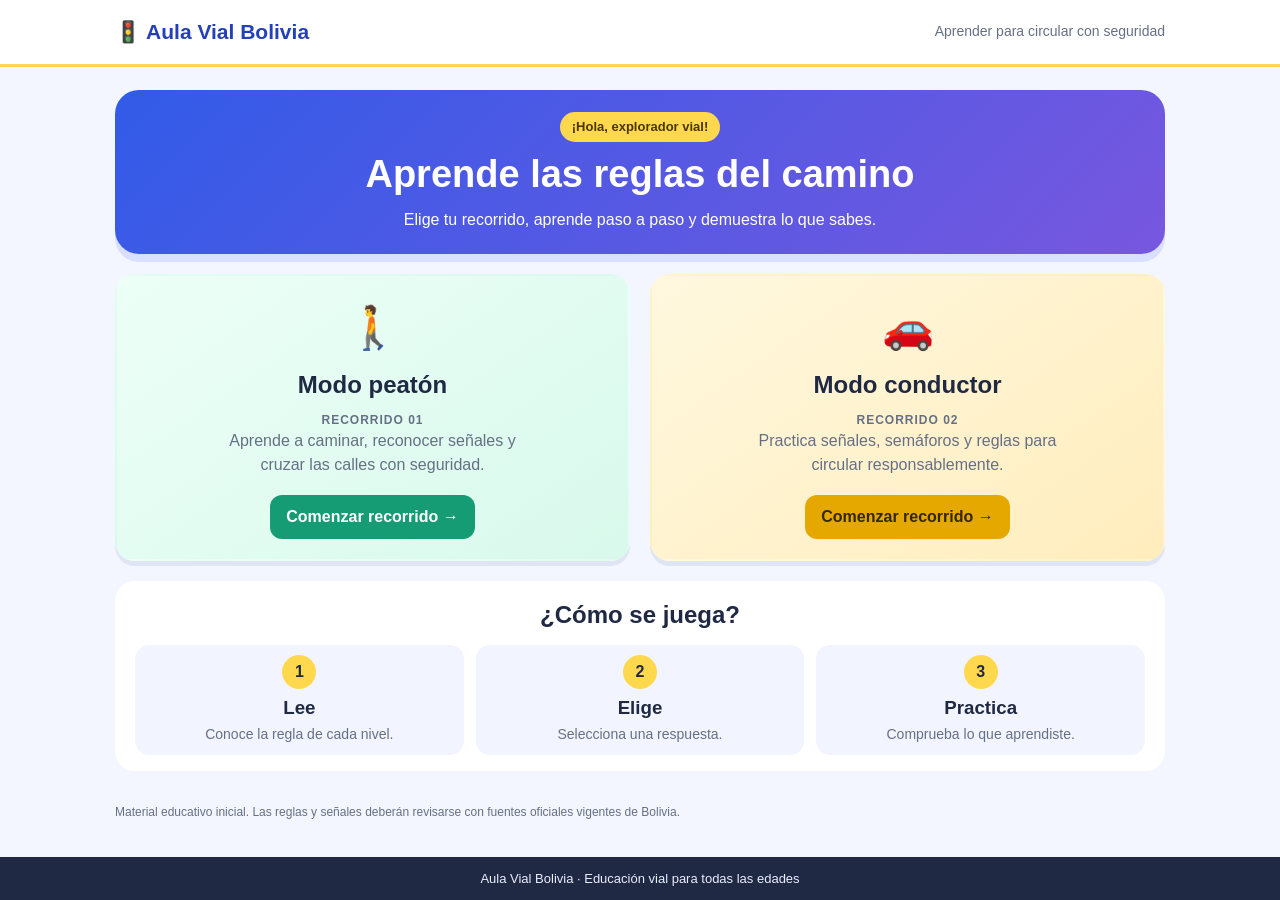
<file: index.html>
<!DOCTYPE html>
<html lang="es">
<head>
    <meta charset="UTF-8">
    <meta name="viewport" content="width=device-width, initial-scale=1.0">
    <title>Aula Vial Bolivia | Inicio</title>
    <link rel="stylesheet" href="css/base.css">
    <link rel="stylesheet" href="css/inicio.css">
</head>
<body class="pagina-inicio">
    <header class="encabezado">
        <div class="marca">🚦 Aula Vial Bolivia</div>
        <span class="etiqueta">Aprender para circular con seguridad</span>
    </header>

    <main class="contenedor inicio">
        <section class="presentacion">
            <span class="sello">¡Hola, explorador vial!</span>
            <h1>Aprende las reglas del camino</h1>
            <p>Elige tu recorrido, aprende paso a paso y demuestra lo que sabes.</p>
        </section>

        <section class="opciones-recorrido" aria-label="Categorias de aprendizaje">
            <a class="tarjeta-recorrido tarjeta-peaton" href="peaton.html">
                <span class="icono-recorrido" aria-hidden="true">🚶</span>
                <h2>Modo peatón</h2>
                <span class="numero-recorrido">RECORRIDO 01</span>
                <p>Aprende a caminar, reconocer señales y cruzar las calles con seguridad.</p>
                <span class="boton">Comenzar recorrido →</span>
            </a>

            <a class="tarjeta-recorrido tarjeta-conductor" href="conductor.html">
                <span class="icono-recorrido" aria-hidden="true">🚗</span>
                <h2>Modo conductor</h2>
                <span class="numero-recorrido">RECORRIDO 02</span>
                <p>Practica señales, semáforos y reglas para circular responsablemente.</p>
                <span class="boton">Comenzar recorrido →</span>
            </a>
        </section>

        <section class="como-funciona">
            <h2>¿Cómo se juega?</h2>
            <div class="pasos-inicio">
                <article><span>1</span><h3>Lee</h3><p>Conoce la regla de cada nivel.</p></article>
                <article><span>2</span><h3>Elige</h3><p>Selecciona una respuesta.</p></article>
                <article><span>3</span><h3>Practica</h3><p>Comprueba lo que aprendiste.</p></article>
            </div>
        </section>

        <p class="nota">Material educativo inicial. Las reglas y señales deberán revisarse con fuentes oficiales vigentes de Bolivia.</p>
    </main>

    <footer class="pie-pagina">Aula Vial Bolivia · Educación vial para todas las edades</footer>
</body>
</html>
</file>
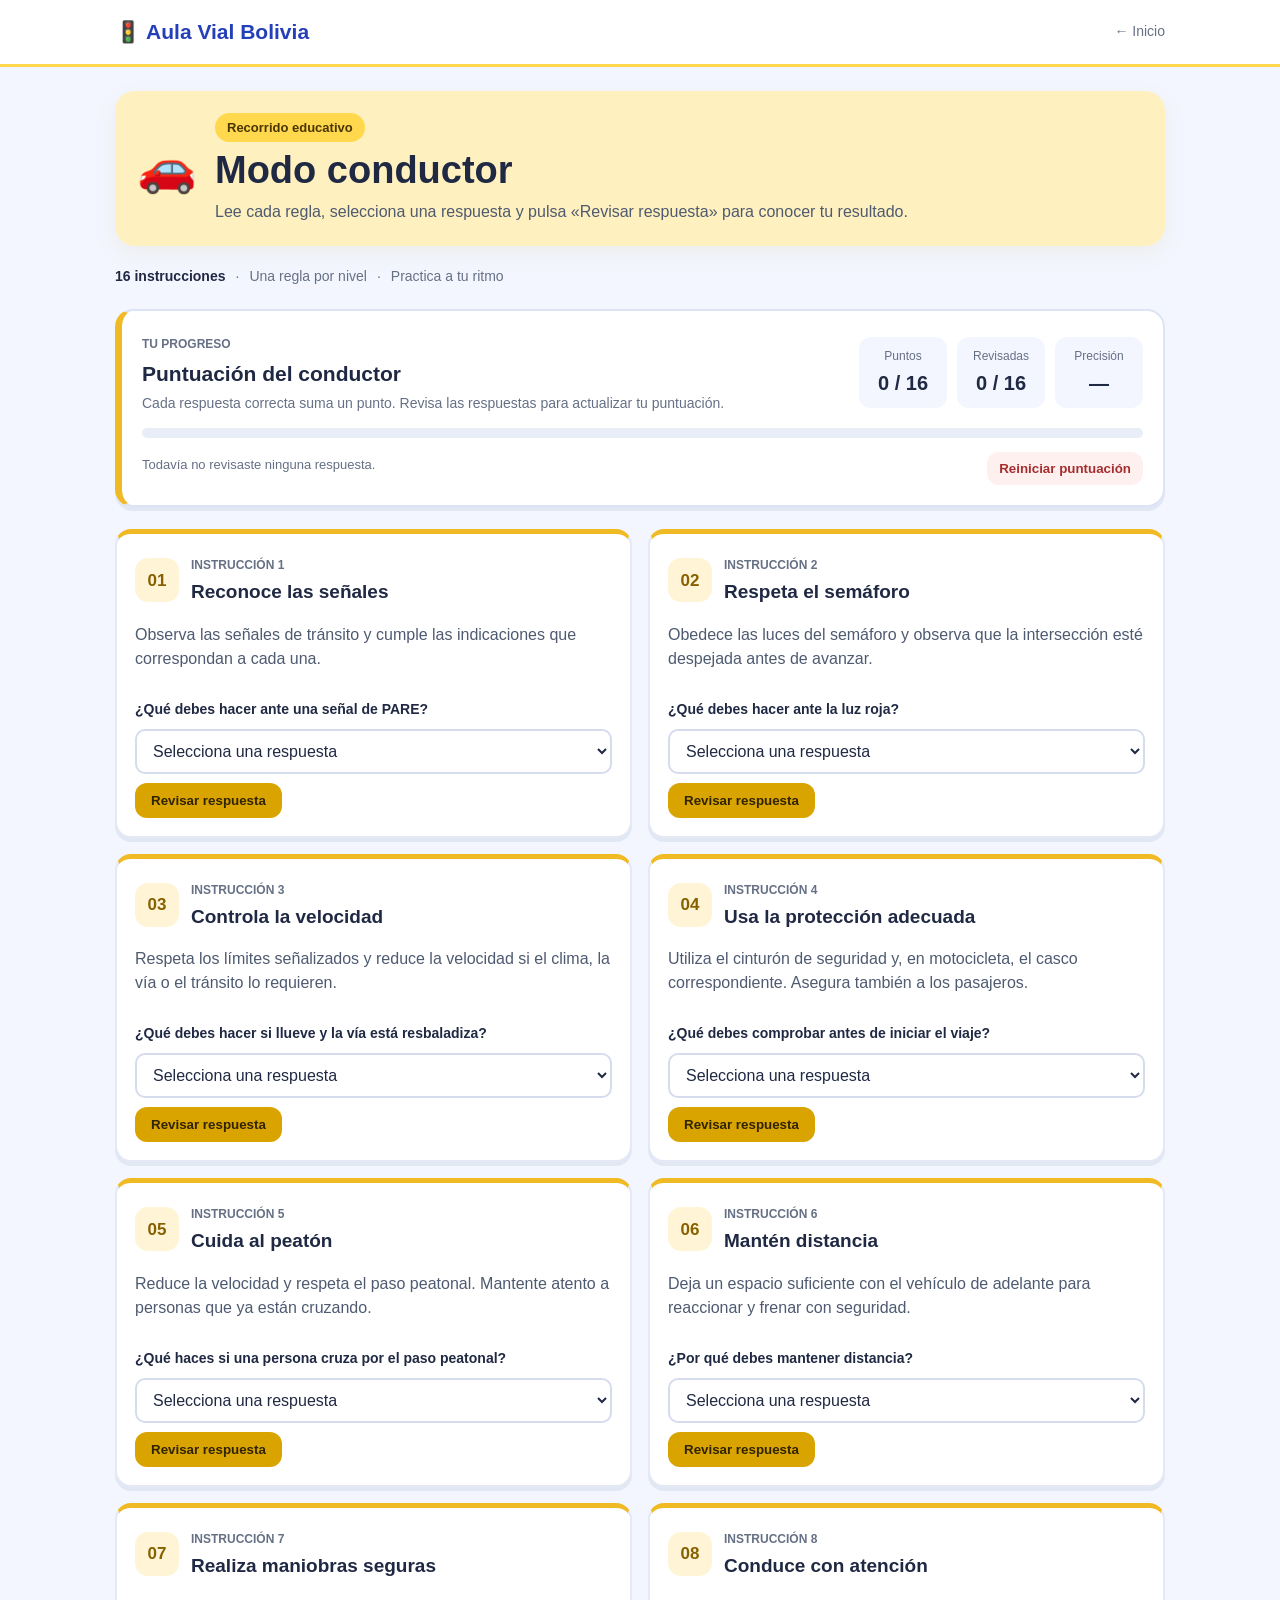
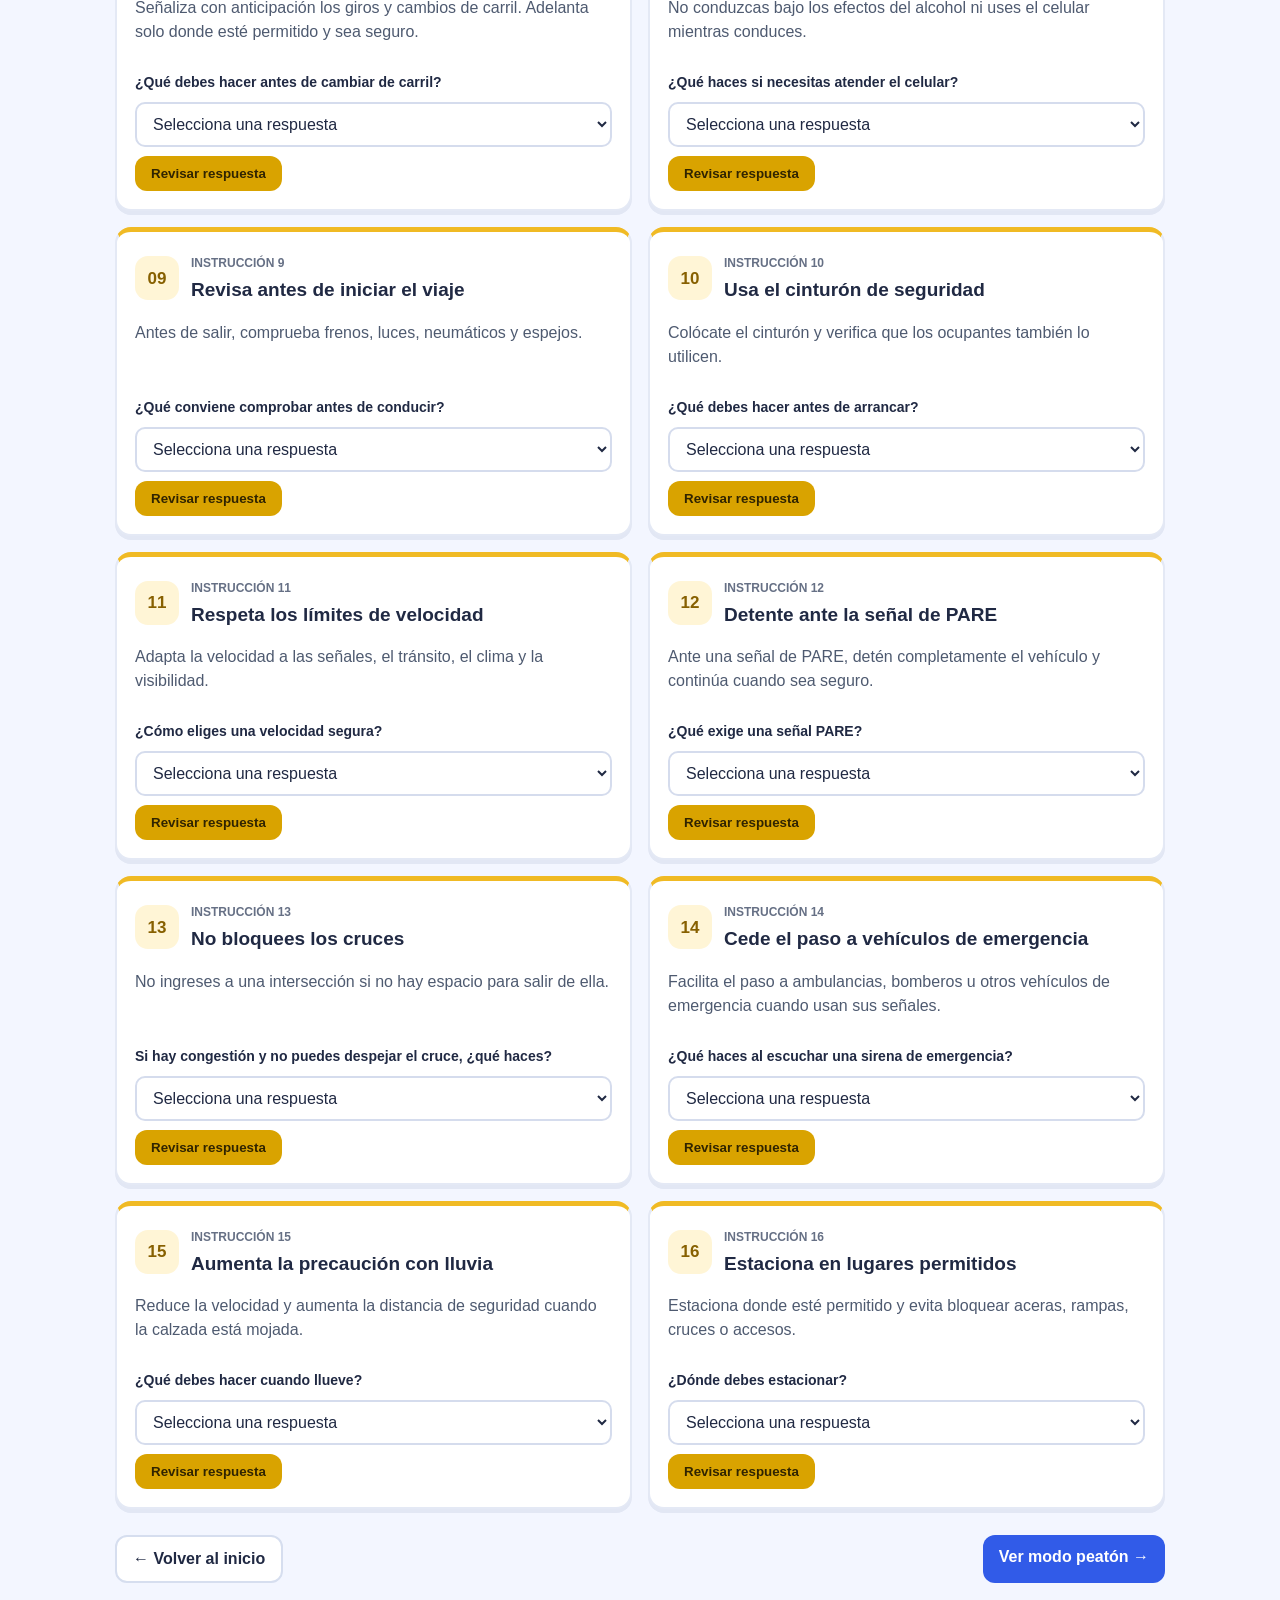
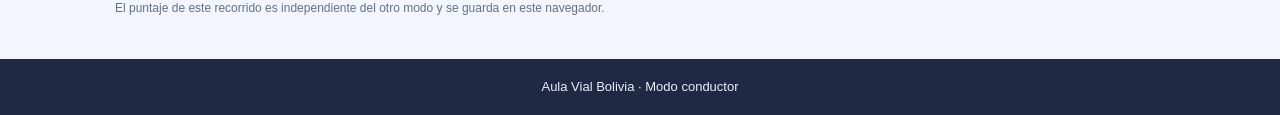
<file: conductor.html>
<!DOCTYPE html>
<html lang="es">
<head>
    <meta charset="UTF-8">
    <meta name="viewport" content="width=device-width, initial-scale=1.0">
    <title>Aula Vial Bolivia | Modo conductor</title>
    <link rel="stylesheet" href="css/base.css">
    <link rel="stylesheet" href="css/conductor.css">
    <script src="js/conductor.js" defer></script>
</head>
<body data-modo="conductor">
    <header class="encabezado">
        <a class="marca enlace-marca" href="index.html">🚦 Aula Vial Bolivia</a>
        <a class="enlace-inicio" href="index.html">← Inicio</a>
    </header>

    <main class="contenedor pagina-recorrido">
        <section class="cabecera-recorrido cabecera-conductor">
            <span class="icono-grande" aria-hidden="true">🚗</span>
            <div>
                <span class="sello">Recorrido educativo</span>
                <h1>Modo conductor</h1>
                <p>Lee cada regla, selecciona una respuesta y pulsa «Revisar respuesta» para conocer tu resultado.</p>
            </div>
        </section>

        <div class="resumen-recorrido">
            <strong>16 instrucciones</strong><span>·</span><span>Una regla por nivel</span><span>·</span><span>Practica a tu ritmo</span>
        </div>

        <section class="panel-puntuacion puntuacion-conductor" aria-label="Puntuación del modo conductor">
            <div class="texto-puntuacion">
                <span class="tipo-nivel">Tu progreso</span>
                <h2>Puntuación del conductor</h2>
                <p>Cada respuesta correcta suma un punto. Revisa las respuestas para actualizar tu puntuación.</p>
            </div>
            <div class="estadisticas-puntuacion">
                <div><span>Puntos</span><strong id="puntajeTotal">0 / 16</strong></div>
                <div><span>Revisadas</span><strong id="respuestasRevisadas">0 / 16</strong></div>
                <div><span>Precisión</span><strong id="precisionRespuestas">—</strong></div>
            </div>
            <div class="progreso-puntuacion" aria-label="Progreso de revisión"><span id="barraProgreso"></span></div>
            <p id="textoProgreso" class="texto-progreso">Todavía no revisaste ninguna respuesta.</p>
            <button id="reiniciarPuntuacion" class="boton boton-reiniciar" type="button">Reiniciar puntuación</button>
        </section>

        <section class="lista-niveles" aria-label="Niveles para conductores">
            <article class="nivel nivel-conductor" data-correcta="2">
                <div class="nivel-cabecera">
                    <span class="numero-nivel">01</span>
                    <div><span class="tipo-nivel">Instrucción 1</span><h2>Reconoce las señales</h2></div>
                </div>
                <p class="regla">Observa las señales de tránsito y cumple las indicaciones que correspondan a cada una.</p>
                <div class="respuesta-nivel">
                    <label for="conductor1">¿Qué debes hacer ante una señal de PARE?</label>
                    <select id="conductor1" name="conductor1">
                    <option value="">Selecciona una respuesta</option>
                    <option value="1">Reducir un poco y seguir sin observar</option>
                    <option value="2">Detener completamente el vehículo y continuar cuando sea seguro</option>
                    <option value="3">Tocar la bocina y continuar</option>
                    </select>
                    <button class="boton boton-revisar" type="button">Revisar respuesta</button>
                    <p class="resultado" aria-live="polite"></p>
                </div>
            </article>

            <article class="nivel nivel-conductor" data-correcta="3">
                <div class="nivel-cabecera">
                    <span class="numero-nivel">02</span>
                    <div><span class="tipo-nivel">Instrucción 2</span><h2>Respeta el semáforo</h2></div>
                </div>
                <p class="regla">Obedece las luces del semáforo y observa que la intersección esté despejada antes de avanzar.</p>
                <div class="respuesta-nivel">
                    <label for="conductor2">¿Qué debes hacer ante la luz roja?</label>
                    <select id="conductor2" name="conductor2">
                    <option value="">Selecciona una respuesta</option>
                    <option value="1">Acelerar para pasar rápido</option>
                    <option value="2">Avanzar si no ves otros vehículos</option>
                    <option value="3">Detenerte antes de la línea de parada</option>
                    </select>
                    <button class="boton boton-revisar" type="button">Revisar respuesta</button>
                    <p class="resultado" aria-live="polite"></p>
                </div>
            </article>

            <article class="nivel nivel-conductor" data-correcta="2">
                <div class="nivel-cabecera">
                    <span class="numero-nivel">03</span>
                    <div><span class="tipo-nivel">Instrucción 3</span><h2>Controla la velocidad</h2></div>
                </div>
                <p class="regla">Respeta los límites señalizados y reduce la velocidad si el clima, la vía o el tránsito lo requieren.</p>
                <div class="respuesta-nivel">
                    <label for="conductor3">¿Qué debes hacer si llueve y la vía está resbaladiza?</label>
                    <select id="conductor3" name="conductor3">
                    <option value="">Selecciona una respuesta</option>
                    <option value="1">Mantener velocidad alta</option>
                    <option value="2">Reducir la velocidad y aumentar la precaución</option>
                    <option value="3">Frenar bruscamente sin necesidad</option>
                    </select>
                    <button class="boton boton-revisar" type="button">Revisar respuesta</button>
                    <p class="resultado" aria-live="polite"></p>
                </div>
            </article>

            <article class="nivel nivel-conductor" data-correcta="1">
                <div class="nivel-cabecera">
                    <span class="numero-nivel">04</span>
                    <div><span class="tipo-nivel">Instrucción 4</span><h2>Usa la protección adecuada</h2></div>
                </div>
                <p class="regla">Utiliza el cinturón de seguridad y, en motocicleta, el casco correspondiente. Asegura también a los pasajeros.</p>
                <div class="respuesta-nivel">
                    <label for="conductor4">¿Qué debes comprobar antes de iniciar el viaje?</label>
                    <select id="conductor4" name="conductor4">
                    <option value="">Selecciona una respuesta</option>
                    <option value="1">Que los ocupantes usen la protección correspondiente</option>
                    <option value="2">Solamente que la radio funcione</option>
                    <option value="3">Que todos puedan viajar sin cinturón</option>
                    </select>
                    <button class="boton boton-revisar" type="button">Revisar respuesta</button>
                    <p class="resultado" aria-live="polite"></p>
                </div>
            </article>

            <article class="nivel nivel-conductor" data-correcta="2">
                <div class="nivel-cabecera">
                    <span class="numero-nivel">05</span>
                    <div><span class="tipo-nivel">Instrucción 5</span><h2>Cuida al peatón</h2></div>
                </div>
                <p class="regla">Reduce la velocidad y respeta el paso peatonal. Mantente atento a personas que ya están cruzando.</p>
                <div class="respuesta-nivel">
                    <label for="conductor5">¿Qué haces si una persona cruza por el paso peatonal?</label>
                    <select id="conductor5" name="conductor5">
                    <option value="">Selecciona una respuesta</option>
                    <option value="1">Acelerar para pasar primero</option>
                    <option value="2">Reducir o detenerte para permitir el cruce seguro</option>
                    <option value="3">Tocar la bocina para que corra</option>
                    </select>
                    <button class="boton boton-revisar" type="button">Revisar respuesta</button>
                    <p class="resultado" aria-live="polite"></p>
                </div>
            </article>

            <article class="nivel nivel-conductor" data-correcta="3">
                <div class="nivel-cabecera">
                    <span class="numero-nivel">06</span>
                    <div><span class="tipo-nivel">Instrucción 6</span><h2>Mantén distancia</h2></div>
                </div>
                <p class="regla">Deja un espacio suficiente con el vehículo de adelante para reaccionar y frenar con seguridad.</p>
                <div class="respuesta-nivel">
                    <label for="conductor6">¿Por qué debes mantener distancia?</label>
                    <select id="conductor6" name="conductor6">
                    <option value="">Selecciona una respuesta</option>
                    <option value="1">Para impedir que otros vehículos pasen</option>
                    <option value="2">Porque así puedes mirar el celular</option>
                    <option value="3">Para tener tiempo de reaccionar y frenar</option>
                    </select>
                    <button class="boton boton-revisar" type="button">Revisar respuesta</button>
                    <p class="resultado" aria-live="polite"></p>
                </div>
            </article>

            <article class="nivel nivel-conductor" data-correcta="1">
                <div class="nivel-cabecera">
                    <span class="numero-nivel">07</span>
                    <div><span class="tipo-nivel">Instrucción 7</span><h2>Realiza maniobras seguras</h2></div>
                </div>
                <p class="regla">Señaliza con anticipación los giros y cambios de carril. Adelanta solo donde esté permitido y sea seguro.</p>
                <div class="respuesta-nivel">
                    <label for="conductor7">¿Qué debes hacer antes de cambiar de carril?</label>
                    <select id="conductor7" name="conductor7">
                    <option value="">Selecciona una respuesta</option>
                    <option value="1">Observar, señalizar y comprobar que sea seguro</option>
                    <option value="2">Girar de inmediato sin avisar</option>
                    <option value="3">Confiar en que los otros vehículos frenarán</option>
                    </select>
                    <button class="boton boton-revisar" type="button">Revisar respuesta</button>
                    <p class="resultado" aria-live="polite"></p>
                </div>
            </article>

            <article class="nivel nivel-conductor" data-correcta="2">
                <div class="nivel-cabecera">
                    <span class="numero-nivel">08</span>
                    <div><span class="tipo-nivel">Instrucción 8</span><h2>Conduce con atención</h2></div>
                </div>
                <p class="regla">No conduzcas bajo los efectos del alcohol ni uses el celular mientras conduces.</p>
                <div class="respuesta-nivel">
                    <label for="conductor8">¿Qué haces si necesitas atender el celular?</label>
                    <select id="conductor8" name="conductor8">
                    <option value="">Selecciona una respuesta</option>
                    <option value="1">Leer el mensaje mientras avanzas</option>
                    <option value="2">Detenerte en un lugar seguro antes de usarlo</option>
                    <option value="3">Sostener el celular mientras giras</option>
                    </select>
                    <button class="boton boton-revisar" type="button">Revisar respuesta</button>
                    <p class="resultado" aria-live="polite"></p>
                </div>
            </article>

            <article class="nivel nivel-conductor" data-correcta="3">
                <div class="nivel-cabecera">
                    <span class="numero-nivel">09</span>
                    <div><span class="tipo-nivel">Instrucción 9</span><h2>Revisa antes de iniciar el viaje</h2></div>
                </div>
                <p class="regla">Antes de salir, comprueba frenos, luces, neumáticos y espejos.</p>
                <div class="respuesta-nivel">
                    <label for="conductor9">¿Qué conviene comprobar antes de conducir?</label>
                    <select id="conductor9" name="conductor9">
                        <option value="">Selecciona una respuesta</option>
                        <option value="1">Solo la música</option>
                        <option value="2">Únicamente el color del vehículo</option>
                        <option value="3">Frenos, luces, neumáticos y espejos</option>
                    </select>
                    <button class="boton boton-revisar" type="button">Revisar respuesta</button>
                    <p class="resultado" aria-live="polite"></p>
                </div>
            </article>

            <article class="nivel nivel-conductor" data-correcta="1">
                <div class="nivel-cabecera">
                    <span class="numero-nivel">10</span>
                    <div><span class="tipo-nivel">Instrucción 10</span><h2>Usa el cinturón de seguridad</h2></div>
                </div>
                <p class="regla">Colócate el cinturón y verifica que los ocupantes también lo utilicen.</p>
                <div class="respuesta-nivel">
                    <label for="conductor10">¿Qué debes hacer antes de arrancar?</label>
                    <select id="conductor10" name="conductor10">
                        <option value="">Selecciona una respuesta</option>
                        <option value="1">Colocarte el cinturón y comprobar que los ocupantes lo usen</option>
                        <option value="2">Arrancar y abrocharlo después</option>
                        <option value="3">Usarlo solo en carretera</option>
                    </select>
                    <button class="boton boton-revisar" type="button">Revisar respuesta</button>
                    <p class="resultado" aria-live="polite"></p>
                </div>
            </article>

            <article class="nivel nivel-conductor" data-correcta="2">
                <div class="nivel-cabecera">
                    <span class="numero-nivel">11</span>
                    <div><span class="tipo-nivel">Instrucción 11</span><h2>Respeta los límites de velocidad</h2></div>
                </div>
                <p class="regla">Adapta la velocidad a las señales, el tránsito, el clima y la visibilidad.</p>
                <div class="respuesta-nivel">
                    <label for="conductor11">¿Cómo eliges una velocidad segura?</label>
                    <select id="conductor11" name="conductor11">
                        <option value="">Selecciona una respuesta</option>
                        <option value="1">Conducir siempre al máximo</option>
                        <option value="2">Respetar límites y condiciones del camino</option>
                        <option value="3">Seguir al vehículo más rápido</option>
                    </select>
                    <button class="boton boton-revisar" type="button">Revisar respuesta</button>
                    <p class="resultado" aria-live="polite"></p>
                </div>
            </article>

            <article class="nivel nivel-conductor" data-correcta="3">
                <div class="nivel-cabecera">
                    <span class="numero-nivel">12</span>
                    <div><span class="tipo-nivel">Instrucción 12</span><h2>Detente ante la señal de PARE</h2></div>
                </div>
                <p class="regla">Ante una señal de PARE, detén completamente el vehículo y continúa cuando sea seguro.</p>
                <div class="respuesta-nivel">
                    <label for="conductor12">¿Qué exige una señal PARE?</label>
                    <select id="conductor12" name="conductor12">
                        <option value="">Selecciona una respuesta</option>
                        <option value="1">Reducir un poco y seguir</option>
                        <option value="2">Tocar la bocina</option>
                        <option value="3">Detenerse completamente y comprobar que sea seguro</option>
                    </select>
                    <button class="boton boton-revisar" type="button">Revisar respuesta</button>
                    <p class="resultado" aria-live="polite"></p>
                </div>
            </article>

            <article class="nivel nivel-conductor" data-correcta="1">
                <div class="nivel-cabecera">
                    <span class="numero-nivel">13</span>
                    <div><span class="tipo-nivel">Instrucción 13</span><h2>No bloquees los cruces</h2></div>
                </div>
                <p class="regla">No ingreses a una intersección si no hay espacio para salir de ella.</p>
                <div class="respuesta-nivel">
                    <label for="conductor13">Si hay congestión y no puedes despejar el cruce, ¿qué haces?</label>
                    <select id="conductor13" name="conductor13">
                        <option value="">Selecciona una respuesta</option>
                        <option value="1">Esperas antes de entrar</option>
                        <option value="2">Entras y bloqueas el cruce</option>
                        <option value="3">Usas la bocina para avanzar</option>
                    </select>
                    <button class="boton boton-revisar" type="button">Revisar respuesta</button>
                    <p class="resultado" aria-live="polite"></p>
                </div>
            </article>

            <article class="nivel nivel-conductor" data-correcta="2">
                <div class="nivel-cabecera">
                    <span class="numero-nivel">14</span>
                    <div><span class="tipo-nivel">Instrucción 14</span><h2>Cede el paso a vehículos de emergencia</h2></div>
                </div>
                <p class="regla">Facilita el paso a ambulancias, bomberos u otros vehículos de emergencia cuando usan sus señales.</p>
                <div class="respuesta-nivel">
                    <label for="conductor14">¿Qué haces al escuchar una sirena de emergencia?</label>
                    <select id="conductor14" name="conductor14">
                        <option value="">Selecciona una respuesta</option>
                        <option value="1">Acelerar para ir delante</option>
                        <option value="2">Facilitar el paso de forma segura</option>
                        <option value="3">Seguir bloqueando su trayectoria</option>
                    </select>
                    <button class="boton boton-revisar" type="button">Revisar respuesta</button>
                    <p class="resultado" aria-live="polite"></p>
                </div>
            </article>

            <article class="nivel nivel-conductor" data-correcta="3">
                <div class="nivel-cabecera">
                    <span class="numero-nivel">15</span>
                    <div><span class="tipo-nivel">Instrucción 15</span><h2>Aumenta la precaución con lluvia</h2></div>
                </div>
                <p class="regla">Reduce la velocidad y aumenta la distancia de seguridad cuando la calzada está mojada.</p>
                <div class="respuesta-nivel">
                    <label for="conductor15">¿Qué debes hacer cuando llueve?</label>
                    <select id="conductor15" name="conductor15">
                        <option value="">Selecciona una respuesta</option>
                        <option value="1">Frenar bruscamente en cada curva</option>
                        <option value="2">Mantener la misma distancia siempre</option>
                        <option value="3">Reducir la velocidad y aumentar la distancia</option>
                    </select>
                    <button class="boton boton-revisar" type="button">Revisar respuesta</button>
                    <p class="resultado" aria-live="polite"></p>
                </div>
            </article>

            <article class="nivel nivel-conductor" data-correcta="1">
                <div class="nivel-cabecera">
                    <span class="numero-nivel">16</span>
                    <div><span class="tipo-nivel">Instrucción 16</span><h2>Estaciona en lugares permitidos</h2></div>
                </div>
                <p class="regla">Estaciona donde esté permitido y evita bloquear aceras, rampas, cruces o accesos.</p>
                <div class="respuesta-nivel">
                    <label for="conductor16">¿Dónde debes estacionar?</label>
                    <select id="conductor16" name="conductor16">
                        <option value="">Selecciona una respuesta</option>
                        <option value="1">En un lugar permitido sin bloquear el paso</option>
                        <option value="2">Sobre un cruce peatonal</option>
                        <option value="3">Delante de una rampa de acceso</option>
                    </select>
                    <button class="boton boton-revisar" type="button">Revisar respuesta</button>
                    <p class="resultado" aria-live="polite"></p>
                </div>
            </article>
        </section>

        <div class="navegacion-inferior">
            <a class="boton boton-secundario" href="index.html">← Volver al inicio</a>
            <a class="boton boton-principal" href="peaton.html">Ver modo peatón →</a>
        </div>
        <p class="nota">El puntaje de este recorrido es independiente del otro modo y se guarda en este navegador.</p>
    </main>
    <footer class="pie-pagina">Aula Vial Bolivia · Modo conductor</footer>
</body>
</html>
</file>
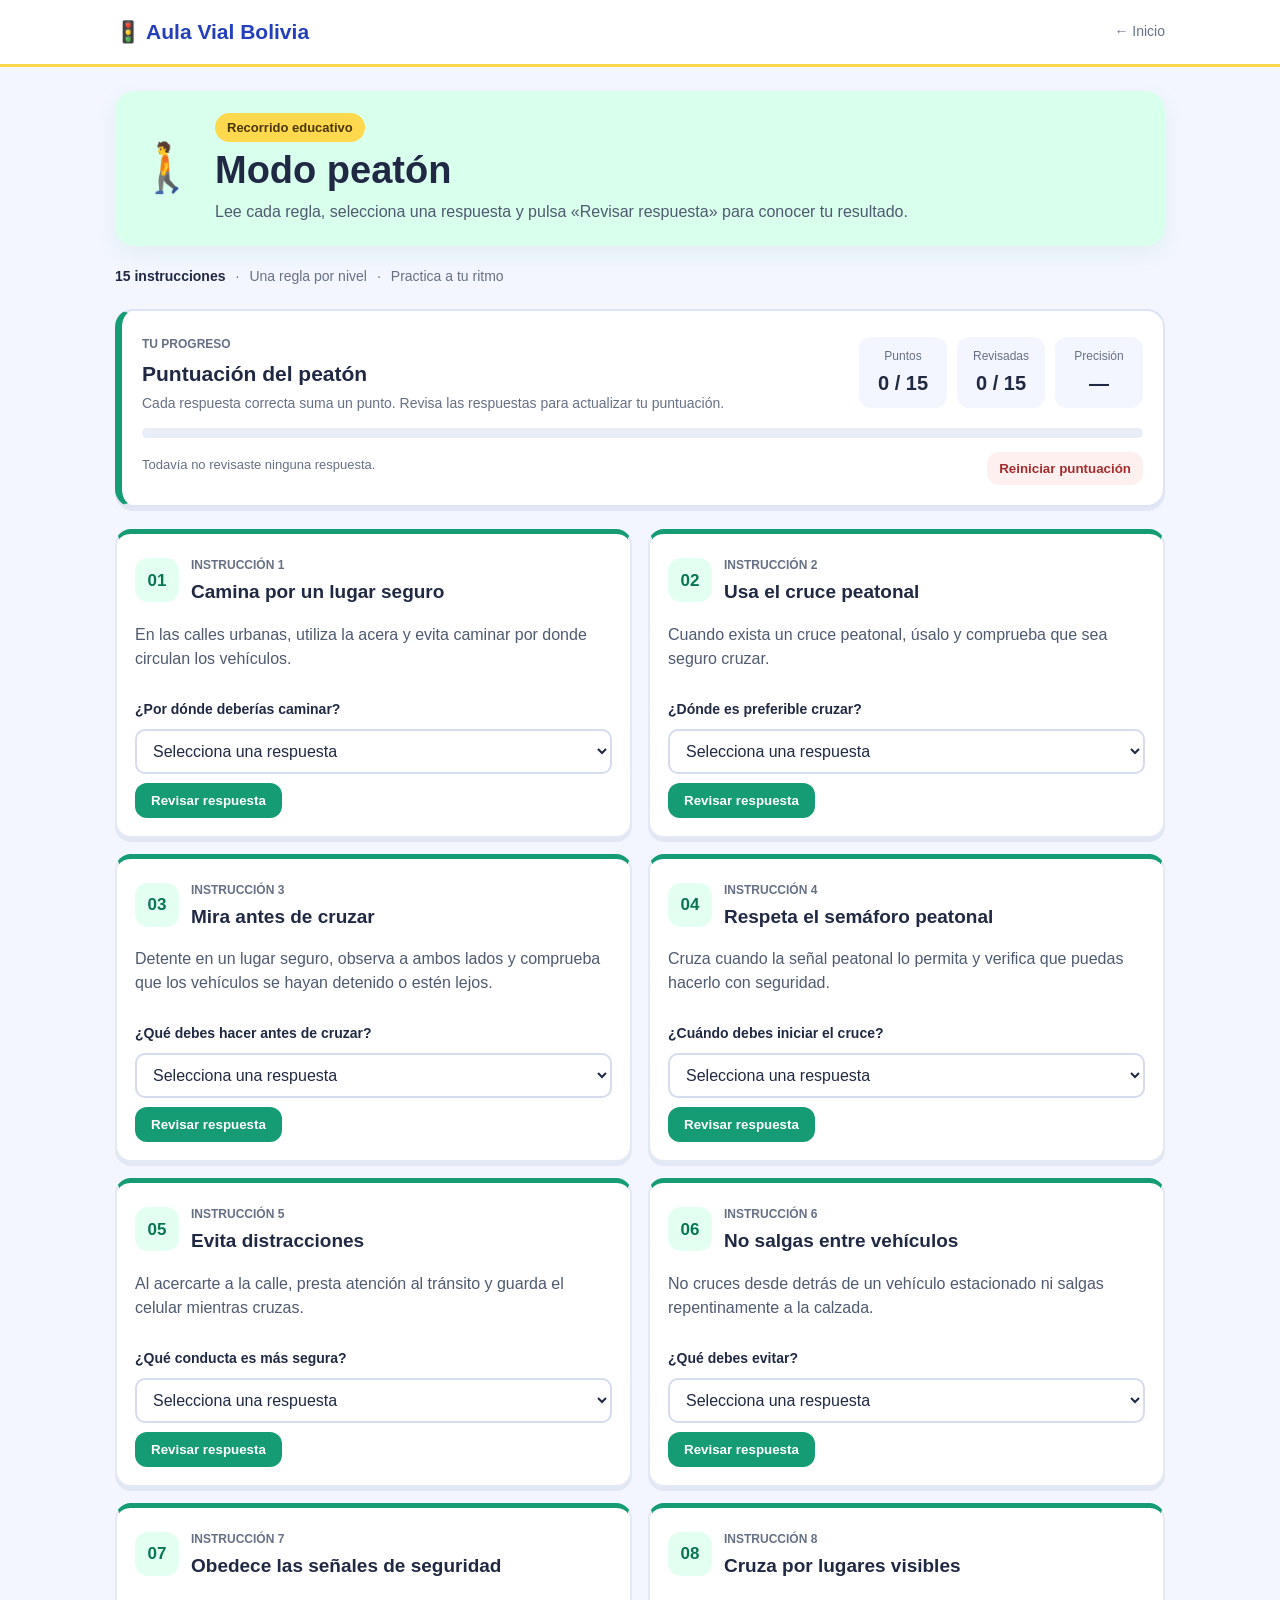
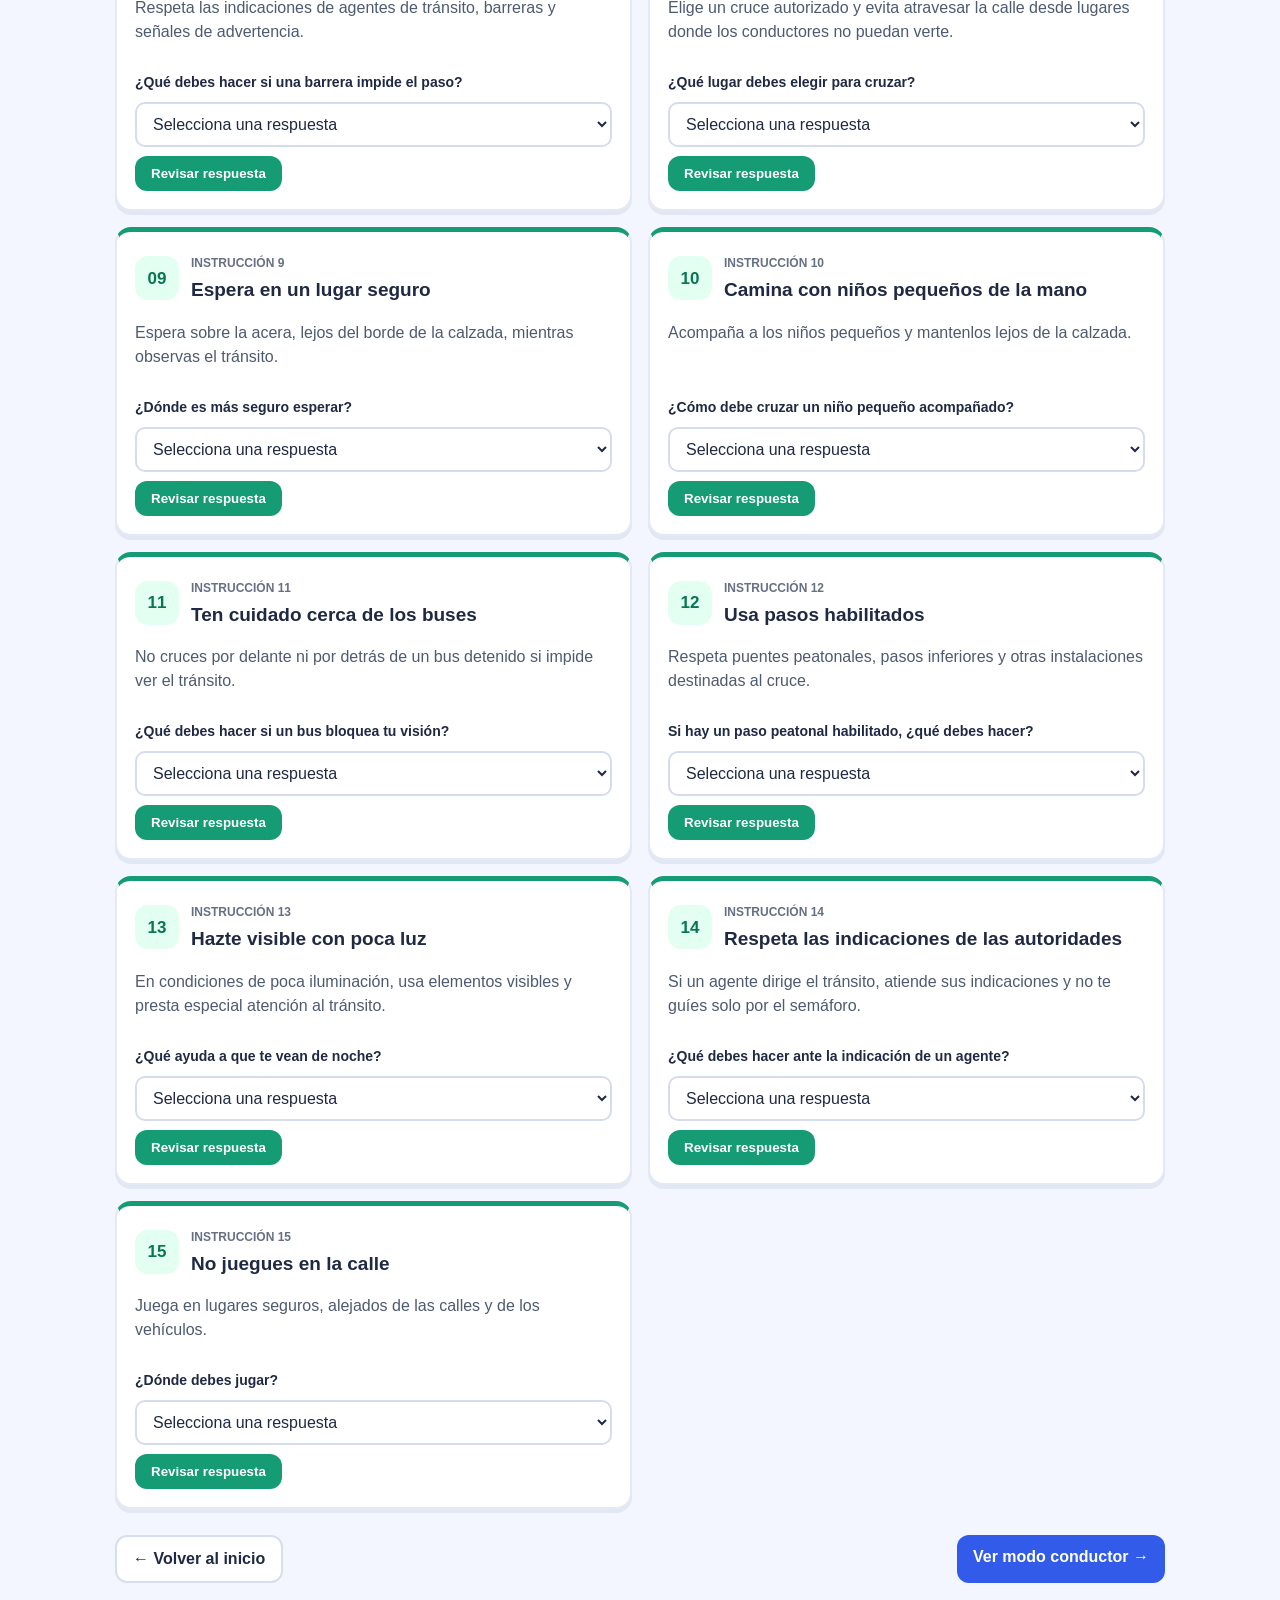
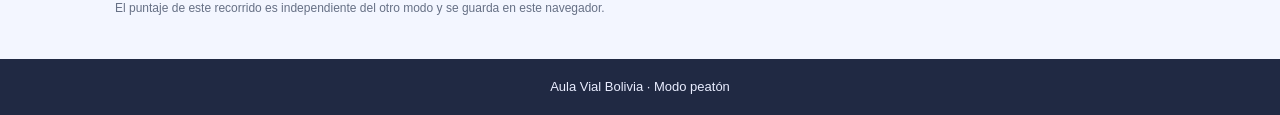
<file: peaton.html>
<!DOCTYPE html>
<html lang="es">
<head>
    <meta charset="UTF-8">
    <meta name="viewport" content="width=device-width, initial-scale=1.0">
    <title>Aula Vial Bolivia | Modo peatón</title>
    <link rel="stylesheet" href="css/base.css">
    <link rel="stylesheet" href="css/peaton.css">
    <script src="js/peaton.js" defer></script>
</head>
<body data-modo="peaton">
    <header class="encabezado">
        <a class="marca enlace-marca" href="index.html">🚦 Aula Vial Bolivia</a>
        <a class="enlace-inicio" href="index.html">← Inicio</a>
    </header>

    <main class="contenedor pagina-recorrido">
        <section class="cabecera-recorrido cabecera-peaton">
            <span class="icono-grande" aria-hidden="true">🚶</span>
            <div>
                <span class="sello">Recorrido educativo</span>
                <h1>Modo peatón</h1>
                <p>Lee cada regla, selecciona una respuesta y pulsa «Revisar respuesta» para conocer tu resultado.</p>
            </div>
        </section>

        <div class="resumen-recorrido">
            <strong>15 instrucciones</strong><span>·</span><span>Una regla por nivel</span><span>·</span><span>Practica a tu ritmo</span>
        </div>

        <section class="panel-puntuacion puntuacion-peaton" aria-label="Puntuación del modo peatón">
            <div class="texto-puntuacion">
                <span class="tipo-nivel">Tu progreso</span>
                <h2>Puntuación del peatón</h2>
                <p>Cada respuesta correcta suma un punto. Revisa las respuestas para actualizar tu puntuación.</p>
            </div>
            <div class="estadisticas-puntuacion">
                <div><span>Puntos</span><strong id="puntajeTotal">0 / 15</strong></div>
                <div><span>Revisadas</span><strong id="respuestasRevisadas">0 / 15</strong></div>
                <div><span>Precisión</span><strong id="precisionRespuestas">—</strong></div>
            </div>
            <div class="progreso-puntuacion" aria-label="Progreso de revisión"><span id="barraProgreso"></span></div>
            <p id="textoProgreso" class="texto-progreso">Todavía no revisaste ninguna respuesta.</p>
            <button id="reiniciarPuntuacion" class="boton boton-reiniciar" type="button">Reiniciar puntuación</button>
        </section>

        <section class="lista-niveles" aria-label="Niveles para peatones">
            <article class="nivel nivel-peaton" data-correcta="2">
                <div class="nivel-cabecera">
                    <span class="numero-nivel">01</span>
                    <div><span class="tipo-nivel">Instrucción 1</span><h2>Camina por un lugar seguro</h2></div>
                </div>
                <p class="regla">En las calles urbanas, utiliza la acera y evita caminar por donde circulan los vehículos.</p>
                <div class="respuesta-nivel">
                    <label for="peaton1">¿Por dónde deberías caminar?</label>
                    <select id="peaton1" name="peaton1">
                    <option value="">Selecciona una respuesta</option>
                    <option value="1">Por el centro de la calle</option>
                    <option value="2">Por la acera</option>
                    <option value="3">Entre los vehículos</option>
                    </select>
                    <button class="boton boton-revisar" type="button">Revisar respuesta</button>
                    <p class="resultado" aria-live="polite"></p>
                </div>
            </article>

            <article class="nivel nivel-peaton" data-correcta="3">
                <div class="nivel-cabecera">
                    <span class="numero-nivel">02</span>
                    <div><span class="tipo-nivel">Instrucción 2</span><h2>Usa el cruce peatonal</h2></div>
                </div>
                <p class="regla">Cuando exista un cruce peatonal, úsalo y comprueba que sea seguro cruzar.</p>
                <div class="respuesta-nivel">
                    <label for="peaton2">¿Dónde es preferible cruzar?</label>
                    <select id="peaton2" name="peaton2">
                    <option value="">Selecciona una respuesta</option>
                    <option value="1">En cualquier parte</option>
                    <option value="2">Entre autos estacionados</option>
                    <option value="3">Por el paso peatonal</option>
                    </select>
                    <button class="boton boton-revisar" type="button">Revisar respuesta</button>
                    <p class="resultado" aria-live="polite"></p>
                </div>
            </article>

            <article class="nivel nivel-peaton" data-correcta="2">
                <div class="nivel-cabecera">
                    <span class="numero-nivel">03</span>
                    <div><span class="tipo-nivel">Instrucción 3</span><h2>Mira antes de cruzar</h2></div>
                </div>
                <p class="regla">Detente en un lugar seguro, observa a ambos lados y comprueba que los vehículos se hayan detenido o estén lejos.</p>
                <div class="respuesta-nivel">
                    <label for="peaton3">¿Qué debes hacer antes de cruzar?</label>
                    <select id="peaton3" name="peaton3">
                    <option value="">Selecciona una respuesta</option>
                    <option value="1">Correr sin mirar</option>
                    <option value="2">Mirar a ambos lados y comprobar que sea seguro</option>
                    <option value="3">Mirar solamente el celular</option>
                    </select>
                    <button class="boton boton-revisar" type="button">Revisar respuesta</button>
                    <p class="resultado" aria-live="polite"></p>
                </div>
            </article>

            <article class="nivel nivel-peaton" data-correcta="3">
                <div class="nivel-cabecera">
                    <span class="numero-nivel">04</span>
                    <div><span class="tipo-nivel">Instrucción 4</span><h2>Respeta el semáforo peatonal</h2></div>
                </div>
                <p class="regla">Cruza cuando la señal peatonal lo permita y verifica que puedas hacerlo con seguridad.</p>
                <div class="respuesta-nivel">
                    <label for="peaton4">¿Cuándo debes iniciar el cruce?</label>
                    <select id="peaton4" name="peaton4">
                    <option value="">Selecciona una respuesta</option>
                    <option value="1">Cuando los autos comiencen a avanzar</option>
                    <option value="2">Cuando tenga prisa</option>
                    <option value="3">Cuando la señal peatonal lo permita y sea seguro</option>
                    </select>
                    <button class="boton boton-revisar" type="button">Revisar respuesta</button>
                    <p class="resultado" aria-live="polite"></p>
                </div>
            </article>

            <article class="nivel nivel-peaton" data-correcta="1">
                <div class="nivel-cabecera">
                    <span class="numero-nivel">05</span>
                    <div><span class="tipo-nivel">Instrucción 5</span><h2>Evita distracciones</h2></div>
                </div>
                <p class="regla">Al acercarte a la calle, presta atención al tránsito y guarda el celular mientras cruzas.</p>
                <div class="respuesta-nivel">
                    <label for="peaton5">¿Qué conducta es más segura?</label>
                    <select id="peaton5" name="peaton5">
                    <option value="">Selecciona una respuesta</option>
                    <option value="1">Mirar el tránsito y dejar el celular</option>
                    <option value="2">Escribir mensajes mientras cruzo</option>
                    <option value="3">Usar audífonos a volumen alto sin prestar atención</option>
                    </select>
                    <button class="boton boton-revisar" type="button">Revisar respuesta</button>
                    <p class="resultado" aria-live="polite"></p>
                </div>
            </article>

            <article class="nivel nivel-peaton" data-correcta="2">
                <div class="nivel-cabecera">
                    <span class="numero-nivel">06</span>
                    <div><span class="tipo-nivel">Instrucción 6</span><h2>No salgas entre vehículos</h2></div>
                </div>
                <p class="regla">No cruces desde detrás de un vehículo estacionado ni salgas repentinamente a la calzada.</p>
                <div class="respuesta-nivel">
                    <label for="peaton6">¿Qué debes evitar?</label>
                    <select id="peaton6" name="peaton6">
                    <option value="">Selecciona una respuesta</option>
                    <option value="1">Usar un cruce peatonal</option>
                    <option value="2">Salir de repente entre vehículos estacionados</option>
                    <option value="3">Observar antes de cruzar</option>
                    </select>
                    <button class="boton boton-revisar" type="button">Revisar respuesta</button>
                    <p class="resultado" aria-live="polite"></p>
                </div>
            </article>

            <article class="nivel nivel-peaton" data-correcta="3">
                <div class="nivel-cabecera">
                    <span class="numero-nivel">07</span>
                    <div><span class="tipo-nivel">Instrucción 7</span><h2>Obedece las señales de seguridad</h2></div>
                </div>
                <p class="regla">Respeta las indicaciones de agentes de tránsito, barreras y señales de advertencia.</p>
                <div class="respuesta-nivel">
                    <label for="peaton7">¿Qué debes hacer si una barrera impide el paso?</label>
                    <select id="peaton7" name="peaton7">
                    <option value="">Selecciona una respuesta</option>
                    <option value="1">Pasar rápidamente por debajo</option>
                    <option value="2">Ignorar la señal</option>
                    <option value="3">Esperar y respetar la barrera</option>
                    </select>
                    <button class="boton boton-revisar" type="button">Revisar respuesta</button>
                    <p class="resultado" aria-live="polite"></p>
                </div>
            </article>

            <article class="nivel nivel-peaton" data-correcta="1">
                <div class="nivel-cabecera">
                    <span class="numero-nivel">08</span>
                    <div><span class="tipo-nivel">Instrucción 8</span><h2>Cruza por lugares visibles</h2></div>
                </div>
                <p class="regla">Elige un cruce autorizado y evita atravesar la calle desde lugares donde los conductores no puedan verte.</p>
                <div class="respuesta-nivel">
                    <label for="peaton8">¿Qué lugar debes elegir para cruzar?</label>
                    <select id="peaton8" name="peaton8">
                        <option value="">Selecciona una respuesta</option>
                        <option value="1">Un lugar autorizado y visible</option>
                        <option value="2">Detrás de un vehículo grande</option>
                        <option value="3">Entre autos en movimiento</option>
                    </select>
                    <button class="boton boton-revisar" type="button">Revisar respuesta</button>
                    <p class="resultado" aria-live="polite"></p>
                </div>
            </article>

            <article class="nivel nivel-peaton" data-correcta="2">
                <div class="nivel-cabecera">
                    <span class="numero-nivel">09</span>
                    <div><span class="tipo-nivel">Instrucción 9</span><h2>Espera en un lugar seguro</h2></div>
                </div>
                <p class="regla">Espera sobre la acera, lejos del borde de la calzada, mientras observas el tránsito.</p>
                <div class="respuesta-nivel">
                    <label for="peaton9">¿Dónde es más seguro esperar?</label>
                    <select id="peaton9" name="peaton9">
                        <option value="">Selecciona una respuesta</option>
                        <option value="1">En medio de la calle</option>
                        <option value="2">Sobre la acera y lejos del borde</option>
                        <option value="3">Entre dos vehículos</option>
                    </select>
                    <button class="boton boton-revisar" type="button">Revisar respuesta</button>
                    <p class="resultado" aria-live="polite"></p>
                </div>
            </article>

            <article class="nivel nivel-peaton" data-correcta="3">
                <div class="nivel-cabecera">
                    <span class="numero-nivel">10</span>
                    <div><span class="tipo-nivel">Instrucción 10</span><h2>Camina con niños pequeños de la mano</h2></div>
                </div>
                <p class="regla">Acompaña a los niños pequeños y mantenlos lejos de la calzada.</p>
                <div class="respuesta-nivel">
                    <label for="peaton10">¿Cómo debe cruzar un niño pequeño acompañado?</label>
                    <select id="peaton10" name="peaton10">
                        <option value="">Selecciona una respuesta</option>
                        <option value="1">Corriendo por delante</option>
                        <option value="2">Solo, sin avisar</option>
                        <option value="3">De la mano de su acompañante</option>
                    </select>
                    <button class="boton boton-revisar" type="button">Revisar respuesta</button>
                    <p class="resultado" aria-live="polite"></p>
                </div>
            </article>

            <article class="nivel nivel-peaton" data-correcta="1">
                <div class="nivel-cabecera">
                    <span class="numero-nivel">11</span>
                    <div><span class="tipo-nivel">Instrucción 11</span><h2>Ten cuidado cerca de los buses</h2></div>
                </div>
                <p class="regla">No cruces por delante ni por detrás de un bus detenido si impide ver el tránsito.</p>
                <div class="respuesta-nivel">
                    <label for="peaton11">¿Qué debes hacer si un bus bloquea tu visión?</label>
                    <select id="peaton11" name="peaton11">
                        <option value="">Selecciona una respuesta</option>
                        <option value="1">Esperar hasta tener visibilidad y un cruce seguro</option>
                        <option value="2">Cruzar rápidamente por delante</option>
                        <option value="3">Pasar por detrás sin mirar</option>
                    </select>
                    <button class="boton boton-revisar" type="button">Revisar respuesta</button>
                    <p class="resultado" aria-live="polite"></p>
                </div>
            </article>

            <article class="nivel nivel-peaton" data-correcta="2">
                <div class="nivel-cabecera">
                    <span class="numero-nivel">12</span>
                    <div><span class="tipo-nivel">Instrucción 12</span><h2>Usa pasos habilitados</h2></div>
                </div>
                <p class="regla">Respeta puentes peatonales, pasos inferiores y otras instalaciones destinadas al cruce.</p>
                <div class="respuesta-nivel">
                    <label for="peaton12">Si hay un paso peatonal habilitado, ¿qué debes hacer?</label>
                    <select id="peaton12" name="peaton12">
                        <option value="">Selecciona una respuesta</option>
                        <option value="1">Cruzar por cualquier lugar</option>
                        <option value="2">Utilizar el paso habilitado</option>
                        <option value="3">Caminar por la calzada</option>
                    </select>
                    <button class="boton boton-revisar" type="button">Revisar respuesta</button>
                    <p class="resultado" aria-live="polite"></p>
                </div>
            </article>

            <article class="nivel nivel-peaton" data-correcta="3">
                <div class="nivel-cabecera">
                    <span class="numero-nivel">13</span>
                    <div><span class="tipo-nivel">Instrucción 13</span><h2>Hazte visible con poca luz</h2></div>
                </div>
                <p class="regla">En condiciones de poca iluminación, usa elementos visibles y presta especial atención al tránsito.</p>
                <div class="respuesta-nivel">
                    <label for="peaton13">¿Qué ayuda a que te vean de noche?</label>
                    <select id="peaton13" name="peaton13">
                        <option value="">Selecciona una respuesta</option>
                        <option value="1">Vestir todo oscuro y correr</option>
                        <option value="2">Caminar mirando el celular</option>
                        <option value="3">Usar elementos visibles y cruzar con cuidado</option>
                    </select>
                    <button class="boton boton-revisar" type="button">Revisar respuesta</button>
                    <p class="resultado" aria-live="polite"></p>
                </div>
            </article>

            <article class="nivel nivel-peaton" data-correcta="1">
                <div class="nivel-cabecera">
                    <span class="numero-nivel">14</span>
                    <div><span class="tipo-nivel">Instrucción 14</span><h2>Respeta las indicaciones de las autoridades</h2></div>
                </div>
                <p class="regla">Si un agente dirige el tránsito, atiende sus indicaciones y no te guíes solo por el semáforo.</p>
                <div class="respuesta-nivel">
                    <label for="peaton14">¿Qué debes hacer ante la indicación de un agente?</label>
                    <select id="peaton14" name="peaton14">
                        <option value="">Selecciona una respuesta</option>
                        <option value="1">Seguir su indicación de tránsito</option>
                        <option value="2">Ignorarlo siempre</option>
                        <option value="3">Cruzar sin observar</option>
                    </select>
                    <button class="boton boton-revisar" type="button">Revisar respuesta</button>
                    <p class="resultado" aria-live="polite"></p>
                </div>
            </article>

            <article class="nivel nivel-peaton" data-correcta="2">
                <div class="nivel-cabecera">
                    <span class="numero-nivel">15</span>
                    <div><span class="tipo-nivel">Instrucción 15</span><h2>No juegues en la calle</h2></div>
                </div>
                <p class="regla">Juega en lugares seguros, alejados de las calles y de los vehículos.</p>
                <div class="respuesta-nivel">
                    <label for="peaton15">¿Dónde debes jugar?</label>
                    <select id="peaton15" name="peaton15">
                        <option value="">Selecciona una respuesta</option>
                        <option value="1">En la carretera</option>
                        <option value="2">En un parque o zona segura</option>
                        <option value="3">En medio de la calle</option>
                    </select>
                    <button class="boton boton-revisar" type="button">Revisar respuesta</button>
                    <p class="resultado" aria-live="polite"></p>
                </div>
            </article>
        </section>

        <div class="navegacion-inferior">
            <a class="boton boton-secundario" href="index.html">← Volver al inicio</a>
            <a class="boton boton-principal" href="conductor.html">Ver modo conductor →</a>
        </div>
        <p class="nota">El puntaje de este recorrido es independiente del otro modo y se guarda en este navegador.</p>
    </main>
    <footer class="pie-pagina">Aula Vial Bolivia · Modo peatón</footer>
</body>
</html>
</file>
<file: css/base.css>
/* Colores y formato general */
:root {
    --azul: #315be8;
    --azul-oscuro: #243fba;
    --verde: #159c75;
    --amarillo: #ffd84d;
    --fondo: #f3f6ff;
    --texto: #202943;
    --gris: #667085;
    --blanco: #ffffff;
}

* { box-sizing: border-box; }

body {
    margin: 0;
    background: var(--fondo);
    color: var(--texto);
    font-family: Arial, Helvetica, sans-serif;
    line-height: 1.5;
}

a { color: inherit; text-decoration: none; }

.encabezado {
    display: flex;
    align-items: center;
    justify-content: space-between;
    gap: 16px;
    padding: 16px max(20px, calc((100% - 1050px) / 2));
    background: var(--blanco);
    border-bottom: 3px solid var(--amarillo);
}

.marca { color: var(--azul-oscuro); font-size: 21px; font-weight: bold; }
.etiqueta, .enlace-inicio { color: var(--gris); font-size: 14px; }
.enlace-marca:hover, .enlace-inicio:hover { color: var(--azul); }

.contenedor { width: min(1050px, calc(100% - 32px)); margin: 0 auto; }
.inicio { padding: 36px 0 28px; }

.presentacion {
    padding: 28px 20px;
    text-align: center;
    background: linear-gradient(135deg, #315be8, #7857df);
    color: var(--blanco);
    border-radius: 24px;
    box-shadow: 0 8px 0 #d9dfff;
}

.sello {
    display: inline-block;
    padding: 5px 12px;
    border-radius: 20px;
    background: var(--amarillo);
    color: #493600;
    font-size: 13px;
    font-weight: bold;
}

h1 { margin: 10px 0; font-size: clamp(27px, 4vw, 38px); line-height: 1.2; }
.presentacion p { max-width: 600px; margin: 10px auto 0; }

.opciones-recorrido {
    display: grid;
    grid-template-columns: repeat(2, minmax(0, 1fr));
    gap: 20px;
    margin: 30px 0;
}

.tarjeta-recorrido {
    display: flex;
    flex-direction: column;
    align-items: flex-start;
    padding: 24px;
    background: var(--blanco);
    border: 2px solid transparent;
    border-radius: 20px;
    box-shadow: 0 5px 0 #e0e5f3;
    transition: transform 0.2s, border-color 0.2s;
}

.tarjeta-recorrido:hover { transform: translateY(-4px); border-color: var(--azul); }
.tarjeta-peaton { background: #edfff7; }
.tarjeta-conductor { background: #fff8df; }
.icono-recorrido { font-size: 42px; }
.tarjeta-recorrido h2 { margin: 8px 0; font-size: 24px; }
.tarjeta-recorrido p { margin: 0 0 18px; color: var(--gris); }

.boton {
    display: inline-block;
    padding: 10px 16px;
    border: 0;
    border-radius: 12px;
    font-weight: bold;
    text-align: center;
}

.tarjeta-peaton .boton { margin-top: auto; background: var(--verde); color: var(--blanco); }
.tarjeta-conductor .boton { margin-top: auto; background: #e5a800; color: #342700; }
.boton:hover { filter: brightness(0.95); }

.como-funciona { padding: 22px; background: var(--blanco); border-radius: 20px; }
.como-funciona > h2 { margin-top: 0; text-align: center; }
.pasos-inicio { display: grid; grid-template-columns: repeat(3, minmax(0, 1fr)); gap: 16px; }
.pasos-inicio article { padding: 14px; text-align: center; background: #f2f5ff; border-radius: 14px; }
.pasos-inicio article > span { display: inline-grid; width: 34px; height: 34px; place-items: center; background: var(--amarillo); border-radius: 50%; font-weight: bold; }
.pasos-inicio h3 { margin: 8px 0 2px; }
.pasos-inicio p { margin: 0; color: var(--gris); font-size: 14px; }

.pagina-recorrido { padding: 24px 0 30px; }
.cabecera-recorrido { display: flex; align-items: center; gap: 18px; padding: 22px; border-radius: 20px; }
.cabecera-peaton { background: #d9ffed; }
.cabecera-conductor { background: #fff0bf; }
.icono-grande { font-size: 48px; }
.cabecera-recorrido h1 { margin: 6px 0; }
.cabecera-recorrido p { margin: 0; color: #4e5a70; }

.resumen-recorrido { display: flex; flex-wrap: wrap; align-items: center; gap: 10px; margin: 20px 0; color: var(--gris); font-size: 14px; }
.resumen-recorrido strong { color: var(--texto); }
.lista-niveles { display: grid; grid-template-columns: repeat(2, minmax(0, 1fr)); gap: 16px; }

.nivel { padding: 18px; background: var(--blanco); border: 2px solid #e4e9f5; border-radius: 16px; box-shadow: 0 4px 0 #e2e7f4; }
.nivel-peaton { border-top: 5px solid var(--verde); }
.nivel-conductor { border-top: 5px solid #f0ba24; }
.nivel-cabecera { display: flex; align-items: center; gap: 12px; }
.numero-nivel { display: grid; flex: 0 0 44px; width: 44px; height: 44px; place-items: center; background: var(--azul); color: var(--blanco); border-radius: 13px; font-size: 17px; font-weight: bold; }
.tipo-nivel { color: var(--gris); font-size: 12px; font-weight: bold; text-transform: uppercase; }
.nivel h2 { margin: 2px 0; font-size: 19px; }
.regla { min-height: 62px; margin: 14px 0; color: #4e5a70; }
.nivel label { display: block; margin-bottom: 7px; font-size: 14px; font-weight: bold; }
.nivel select { width: 100%; padding: 11px 12px; border: 2px solid #d5dced; border-radius: 10px; background: var(--blanco); color: var(--texto); font: inherit; }
.nivel select:focus { outline: 3px solid #bdcaff; border-color: var(--azul); }

.navegacion-inferior { display: flex; justify-content: space-between; gap: 12px; margin: 26px 0 16px; }
.boton-secundario { background: var(--blanco); border: 2px solid #d6deef; }
.boton-principal { background: var(--azul); color: var(--blanco); }
.nota { color: var(--gris); font-size: 12px; }
.pie-pagina { padding: 18px; background: #202943; color: #e9edff; text-align: center; font-size: 13px; }

@media (max-width: 700px) {
    .encabezado { padding: 14px 16px; }
    .marca { font-size: 17px; }
    .etiqueta { display: none; }
    .opciones-recorrido, .lista-niveles { grid-template-columns: 1fr; }
    .pasos-inicio { grid-template-columns: 1fr; }
    .inicio { padding-top: 20px; }
    .presentacion { padding: 24px 16px; }
    .cabecera-recorrido { align-items: flex-start; padding: 18px; }
    .icono-grande { font-size: 38px; }
    .regla { min-height: 0; }
    .navegacion-inferior { flex-direction: column; }
    .navegacion-inferior .boton { width: 100%; }
}


/* Revisar las respuestas y mostrar la puntuacion de cada modo */
.panel-puntuacion {
    display: grid;
    grid-template-columns: 1fr auto;
    gap: 14px 22px;
    align-items: center;
    margin: 22px 0;
    padding: 20px;
    background: var(--blanco);
    border: 2px solid #dce4f5;
    border-radius: 18px;
    box-shadow: 0 4px 0 #e2e7f4;
}

.puntuacion-peaton { border-left: 7px solid var(--verde); }
.puntuacion-conductor { border-left: 7px solid #f0ba24; }
.texto-puntuacion h2 { margin: 3px 0; font-size: 21px; }
.texto-puntuacion p { margin: 4px 0 0; color: var(--gris); font-size: 14px; }
.estadisticas-puntuacion { display: flex; gap: 10px; }
.estadisticas-puntuacion div { min-width: 88px; padding: 10px; text-align: center; background: #f3f6ff; border-radius: 12px; }
.estadisticas-puntuacion span { display: block; color: var(--gris); font-size: 12px; }
.estadisticas-puntuacion strong { display: block; margin-top: 3px; font-size: 20px; }
.progreso-puntuacion { grid-column: 1 / -1; height: 10px; overflow: hidden; background: #e8edf8; border-radius: 20px; }
.progreso-puntuacion span { display: block; width: 0; height: 100%; background: var(--verde); border-radius: inherit; transition: width 0.2s; }
.puntuacion-conductor .progreso-puntuacion span { background: #e5a800; }
.texto-progreso { margin: -7px 0 0; color: var(--gris); font-size: 13px; }
.boton-reiniciar { justify-self: end; padding: 9px 12px; background: #fff0f0; color: #a52d2d; cursor: pointer; }
.respuesta-nivel { display: flex; flex-direction: column; align-items: stretch; gap: 9px; }
.respuesta-nivel label { margin-bottom: 0; }
.boton-revisar { align-self: flex-start; background: var(--azul); color: var(--blanco); cursor: pointer; }
.resultado { min-height: 0; margin: 0; font-size: 14px; font-weight: bold; }
.resultado:empty { display: none; }
.resultado-correcto { color: #08784f; }
.resultado-incorrecto { color: #b42318; }
.resultado-pendiente { color: #8a5b00; }

@media (max-width: 700px) {
    .panel-puntuacion { grid-template-columns: 1fr; padding: 16px; }
    .estadisticas-puntuacion { display: grid; grid-template-columns: repeat(3, minmax(0, 1fr)); }
    .estadisticas-puntuacion div { min-width: 0; padding: 8px 4px; }
    .estadisticas-puntuacion strong { font-size: 17px; }
    .progreso-puntuacion { grid-column: auto; }
    .boton-reiniciar { justify-self: stretch; }
    .boton-revisar { width: 100%; }
}
</file>
<file: css/inicio.css>
/* Estilos exclusivos de index.html */
/* Inicio: ocupa la ventana sin cambiar los recorridos */
.pagina-inicio {
    min-height: 100vh;
    min-height: 100dvh;
    display: flex;
    flex-direction: column;
}

.pagina-inicio .encabezado {
    flex-shrink: 0;
}

.pagina-inicio .inicio {
    flex: 1;
    display: flex;
    flex-direction: column;
    justify-content: center;
    gap: 20px;
    padding-top: 18px;
    padding-bottom: 18px;
}

.pagina-inicio .presentacion {
    padding: 22px 20px;
}

.pagina-inicio .presentacion h1 {
    font-size: clamp(26px, 3.5vw, 38px);
}

.pagina-inicio .opciones-recorrido {
    margin: 0;
    gap: 20px;
}

.pagina-inicio .tarjeta-recorrido {
    min-height: 220px;
    justify-content: center;
    align-items: center;
    text-align: center;
    padding: 20px;
}

.pagina-inicio .tarjeta-peaton {
    background: linear-gradient(145deg, #edfff7, #d8f9eb);
}

.pagina-inicio .tarjeta-conductor {
    background: linear-gradient(145deg, #fff8df, #ffedbd);
}

.pagina-inicio .numero-recorrido {
    color: var(--gris);
    font-size: 12px;
    font-weight: bold;
    letter-spacing: 1px;
}

.pagina-inicio .tarjeta-recorrido p {
    max-width: 330px;
}

.pagina-inicio .como-funciona {
    padding: 16px 20px;
}

.pagina-inicio .como-funciona > h2 {
    margin-bottom: 12px;
}

.pagina-inicio .pasos-inicio {
    gap: 12px;
}

.pagina-inicio .pasos-inicio article {
    padding: 10px;
}

.pagina-inicio .pasos-inicio h3 {
    margin: 5px 0 2px;
}

.pagina-inicio .pie-pagina {
    flex-shrink: 0;
    padding: 12px;
}

@media (max-height: 760px) and (min-width: 701px) {
    .pagina-inicio .inicio {
        gap: 12px;
        padding-top: 10px;
        padding-bottom: 10px;
    }

    .pagina-inicio .presentacion {
        padding: 14px 18px;
    }

    .pagina-inicio .opciones-recorrido {
        gap: 14px;
    }

    .pagina-inicio .tarjeta-recorrido {
        min-height: 170px;
        padding: 14px;
    }

    .pagina-inicio .icono-recorrido {
        font-size: 34px;
    }

    .pagina-inicio .como-funciona {
        padding: 10px 16px;
    }

    .pagina-inicio .pasos-inicio article {
        padding: 7px;
    }
}

@media (max-width: 700px) {
    .pagina-inicio .inicio {
        flex: 1 0 auto;
        gap: 14px;
        padding-top: 16px;
        padding-bottom: 16px;
    }

    .pagina-inicio .presentacion {
        padding: 20px 14px;
    }

    .pagina-inicio .opciones-recorrido {
        grid-template-columns: 1fr;
        gap: 12px;
    }

    .pagina-inicio .tarjeta-recorrido {
        min-height: 0;
        padding: 16px;
        gap: 5px;
    }

    .pagina-inicio .icono-recorrido {
        font-size: 34px;
    }

    .pagina-inicio .tarjeta-recorrido p {
        margin-bottom: 8px;
    }

    .pagina-inicio .como-funciona {
        padding: 14px;
    }

    .pagina-inicio .pasos-inicio {
        grid-template-columns: repeat(3, minmax(0, 1fr));
        gap: 7px;
    }

    .pagina-inicio .pasos-inicio article {
        padding: 8px 5px;
    }

    .pagina-inicio .pasos-inicio p {
        font-size: 12px;
    }
}
</file>
<file: css/conductor.css>
/* Estilos exclusivos de conductor.html */
body[data-modo="conductor"] .cabecera-conductor {
    box-shadow: 0 8px 22px rgba(184, 134, 11, 0.08);
}

body[data-modo="conductor"] .nivel-conductor .numero-nivel {
    background: #fff5d6;
    color: #876000;
}

body[data-modo="conductor"] .nivel-conductor select:focus {
    border-color: #d6a20b;
    box-shadow: 0 0 0 4px rgba(245, 200, 66, 0.2);
}

body[data-modo="conductor"] .boton-revisar {
    background: #d9a300;
    color: #302400;
}

body[data-modo="conductor"] .boton-revisar:hover {
    background: #efbd28;
}
</file>
<file: css/peaton.css>
/* Estilos exclusivos de peaton.html */
body[data-modo="peaton"] .cabecera-peaton {
    box-shadow: 0 8px 22px rgba(21, 156, 117, 0.08);
}

body[data-modo="peaton"] .nivel-peaton .numero-nivel {
    background: #e3fff2;
    color: #087653;
}

body[data-modo="peaton"] .nivel-peaton select:focus {
    border-color: var(--verde);
    box-shadow: 0 0 0 4px rgba(21, 156, 117, 0.13);
}

body[data-modo="peaton"] .boton-revisar {
    background: var(--verde);
}

body[data-modo="peaton"] .boton-revisar:hover {
    background: var(--verde-oscuro);
}
</file>
